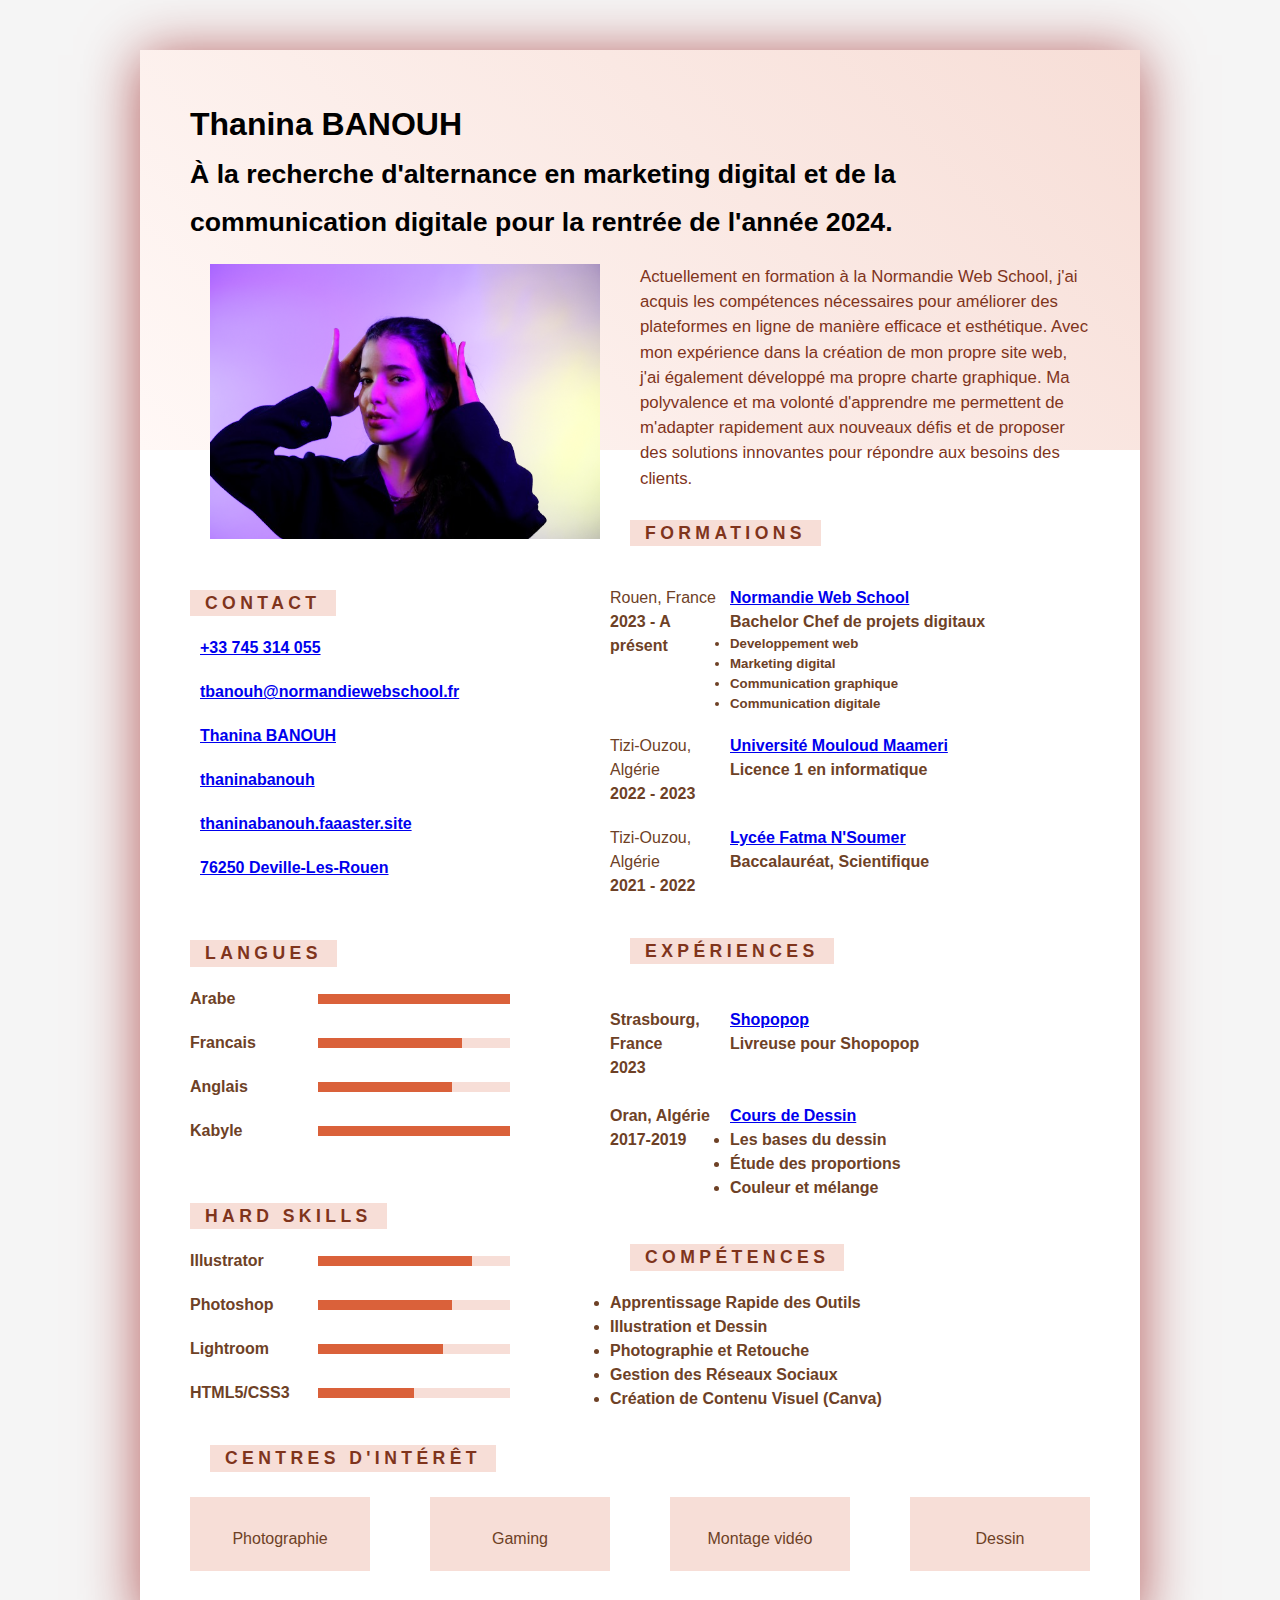
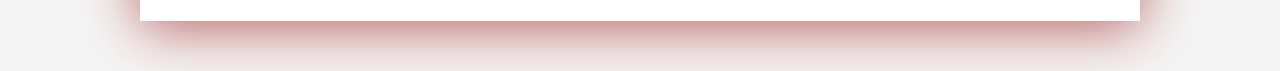
<file: index.html>
<!DOCTYPE html>
<html lang="fr">
<head>
    <meta charset="UTF-8"/>
    <meta name="viewport" content="width=device-width, initial-scale=1.0"/>
    <title>Mon CV HTML</title>
    <link rel="stylesheet"
          href="https://cdnjs.cloudflare.com/ajax/libs/font-awesome/6.5.1/css/all.min.css"
          integrity="sha512-DTOQO9RWCH3ppGqcWaEA1BIZOC6xxalwEsw9c2QQeAIftl+Vegovlnee1c9QX4TctnWMn13TZye+giMm8e2LwA=="
          crossorigin="anonymous"
          referrerpolicy="no-referrer"/>

    <link
            rel="apple-touch-icon"
            sizes="180x180"
            href="./assets/favicons/apple-touch-icon.png"/>

    <link
            rel="icon"
            type="image/png"
            sizes="32x32"
            href="./assets/favicons/favicon-32x32.png"/>

    <link
            rel="icon"
            type="image/png"
            sizes="16x16"
            href="./assets/favicons/favicon-16x16.png"/>

    <link rel="manifest" href="/site.webmanifest"/>
    <link
            rel="mask-icon"
            href="./assets/favicons/safari-pinned-tab.svg"
            color="#5bbad5"/>
    <link rel="stylesheet" href="./assets/css/style.css">
</head>
<body>
<div class="container">
    <div class="top">
        <h1>
            Thanina BANOUH <br><small><strong> À la recherche d'alternance en marketing digital et de la communication digitale pour la rentrée de l'année 2024.</strong></small>
        </h1>
        <div class="group">
            <div class="leftSide">
                <div class="imgbox">
                    <img src="./assets/images/DSCF9421-removebg-preview.png" alt="" width="390" height="275"/>
                </div>
            </div>
            <div class="rightSide">
                <p>Actuellement en formation à la Normandie Web School,
                    j'ai acquis les compétences nécessaires pour améliorer
                    des plateformes en ligne de manière efficace et
                    esthétique. Avec mon expérience dans la création de
                    mon propre site web, j'ai également développé ma
                    propre charte graphique. Ma polyvalence et ma volonté
                    d'apprendre me permettent de m'adapter rapidement
                    aux nouveaux défis et de proposer des solutions
                    innovantes pour répondre aux besoins des clients.
                   </p>
            </div>
        </div>
    </div>
    <div class="bottom">
        <div class="left_side">
            <h4>Contact</h4>
            <ul class="contactinfo">
                <li>
                    <span class="icon"><i class="fas fa-phone"></i></span>
                    <a href="tel:+33 745 314 055"><strong>+33 745 314 055</strong></a>
                </li>
                <li>
                    <span class="icon"><i class="fas fa-envelope"></i></span>
                    <a href="mailto:tbanouh@normandiewebschool.fr"><strong>tbanouh@normandiewebschool.fr</strong></a>
                </li>
                <li>
                    <span class="icon"><i class="fab fa-linkedin"></i></span>
                    <a href="https://www.linkedin.com/in/thanina-banouh-a116592a5/overlay/about-this-profile/?lipi=urn%3Ali%3Apage%3Ad_flagship3_profile_view_base%3B87aqLzSJQEumdV2%2Fw%2BTC%2FA%3D%3D"
                       target="_blank" rel="noopener noreferrer"><strong>Thanina BANOUH </strong></a>
                </li>
                <li>
                    <span class="icon"><i class="fab fa-github"></i></span>
                    <a href="https://github.com/thaninabanouh?tab=repositories" target="_blank" rel="noopener noreferrer"><strong>thaninabanouh</strong></a>
                </li>
                <li>
                    <span class="icon"><i class="fas fa-globe"></i></span>
                    <a href="https://thaninabanouh.faaaster.site/"><strong>thaninabanouh.faaaster.site</strong></a>
                    <span class="text"></span>
                </li>
                <li>
                    <span class="icon"><i class="fas fa-house"></i></span>
                    <a href="https://maps.app.goo.gl/bSNy49YadGknCu1S8" target="_blank" rel="noopener noreferrer"><strong>76250 Deville-Les-Rouen</strong></a>
                </li>
            </ul>
            <h4>Langues</h4>
            <div class="Langues">
                <div class="languesBox" style="--i: 100%">
                    <p><strong>Arabe</strong></p>
                    <div class="value"></div>
                </div>
                <div class="languesBox" style="--i: 75%">
                    <p><strong>Francais</strong></p>
                    <div class="value"></div>
                </div>
                <div class="languesBox" style="--i: 70%">
                    <p><strong>Anglais</strong></p>
                    <div class="value"></div>
                </div>
                <div class="languesBox" style="--i: 100%">
                    <p><strong>Kabyle</strong></p>
                    <div class="value"></div>
                </div>
            </div>
            <h4>Hard skills</h4>
            <div class="Langues">
                <div class="languesBox" style="--i: 80%">
                    <p><strong>Illustrator</strong></p>
                    <div class="value"></div>
                </div>
                <div class="languesBox" style="--i: 70%">
                    <p><strong>Photoshop</strong></p>
                    <div class="value"></div>
                </div>
                <div class="languesBox" style="--i: 65%">
                    <p><strong>Lightroom</strong></p>
                    <div class="value"></div>
                </div>
                <div class="languesBox" style="--i: 50%">
                    <p><strong>HTML5/CSS3</strong></p>
                    <div class="value"></div>
                </div>
            </div>
        </div>
        <div class="right_side">
            <h4 class="adjsMargin">Formations</h4>
            <div class="edu_group">
                <div class="edu_groupBx">
                    <p>Rouen, France <br><strong>2023 - A présent</strong></p>
                    <div class="value">
                        <strong>
                            <a href="https://www.google.com/aclk?sa=l&ai=DChcSEwjY4OKpy-GDAxX0BgYAHaduCJ0YABAAGgJ3cw&ase=2&gclid=CjwKCAiA75itBhA6EiwAkho9e_nj-3CMdGSo7ySKIoSw7lQxv3fNrNTnSh222PDNlCgtlM88v0QmQxoCKX4QAvD_BwE&sig=AOD64_1pMjBnb2bEM478TRkEOrD7hw-sjw&q&nis=4&adurl&ved=2ahUKEwi45Nypy-GDAxV3U6QEHRSuBkIQ0Qx6BAgMEAE"
                               target="_blank" rel="noopener noreferrer"><span>Normandie Web School </span></a>
                        </strong>
                        <br>
                        <p><strong>Bachelor Chef de projets digitaux </strong></p>
                        <h5>
                            <ul>
                                <li>Developpement web</li>
                                <li>Marketing digital</li>
                                <li>Communication graphique</li>
                                <li>Communication digitale</li>
                            </ul>
                        </h5>
                    </div>
                </div>
                <div class="edu_groupBx">
                    <p>Tizi-Ouzou, Algérie <br><strong>2022 - 2023</strong></p>
                    <div class="value"><strong>
                            <a href="https://www.ummto.dz/" target="_blank" rel="noopener noreferrer">Université Mouloud Maameri</a></strong>
                        <p><strong>Licence 1 en informatique</strong></p>
                    </div>
                </div>
                <div class="edu_groupBx">
                    <p>Tizi-Ouzou, Algérie <br><strong>2021 - 2022</strong></p>
                    <div class="value"><strong>
                            <a href="https://www.facebook.com/people/Lyc%C3%A9e-Fatma-Nsoumer-Tizi-Ouzou-Alg%C3%A9rie/100027974695164/"
                               target="_blank" rel="noopener noreferrer">Lycée Fatma N'Soumer</a></strong>
                        <p><strong></strong></p>Baccalauréat, Scientifique
                    </div>
                </div>
            </div>
            <h4 class="adjsMargin">Expériences</h4>
            <div class="edu_groupBx"> <br> <b></b>

                <p>Strasbourg, France <br> <strong>2023</strong></p>
                <div class="value"><strong>
                        <a href="https://www.shopopop.com/" target="_blank" rel="noopener noreferrer">Shopopop</a></strong>
                    <p><strong>Livreuse pour Shopopop</strong></p>
                </div>
            </div><br>
            <div class="edu_groupBx">
                <p><strong>Oran, Algérie <br>2017-2019</strong></p>
                <div class="value">
                    <a href="https://www.facebook.com/p/CEM-Tandjaoui-100064311504703/" target="_blank" rel="noopener noreferrer"><strong>Cours de Dessin</strong></a>
                    <p>
                        <strong>
                            <ul>
                                <li>Les bases du dessin</li>
                                <li>Étude des proportions</li>
                                <li>Couleur et mélange</li>
                            </ul>
                        </strong>
                    </p>
                </div>
            </div><br>
            <h4 class="adjsMargin">Compétences</h4>
            <ul><strong>
                    <li>Apprentissage Rapide des Outils</li>
                    <li>Illustration et Dessin
                    </li>
                    <li>Photographie et Retouche</li>
                    <li>Gestion des Réseaux Sociaux
                    </li>
                    <li>Création de Contenu Visuel (Canva)
                    </li></strong>
            </ul>

        </div>
    </div>
    <div class="interet">
        <h4 class="adjsMargin">Centres d'intérêt</h4>
        <p>
            <ul>
                <li><i class="fas fa-camera-retro"></i>
                    Photographie</li>
                <li><i class="fas fa-gamepad"></i>
                    Gaming</li>
                <li><i class="fas fa-video"></i>
                    Montage vidéo</li>
                <li><i class="fas fa-pen"></i>
                    Dessin</li>
            </ul>
        </p>
    </div>
</div>
</body>
</html>
</file>
<file: assets/css/style.css>
html {
  color-scheme: light dark;
}

body,
* {
  margin: 0;
  padding: 0;
  box-sizing: border-box;
}

body {
  display: flex;
  justify-content: center;
  align-items: center;
  min-height: 100vh;
  background: #f5f5f5;
  font-family: "Poppins", sans-serif;
  line-height: 1.5;
}

.container {
  position: relative;
  width: 100%;
  max-width: 1000px;
  min-height: 1000px;
  background: #fff;
  margin: 50px;
  box-shadow: 0 5px 55px rgb(180, 90, 90);
}

.top {
  position: relative;
  width: 100%;
  height: 400px;
  background: linear-gradient(45deg, #fff8f6, #f7ded7);
  padding: 50px;
  margin-inline-end: auto;
}

h2 {
  font-size: 5px;
  color: #7f341c;
  text-transform: uppercase;
  letter-spacing: 0.1em;
}

h2 small {
  display: block;
  font-size: 0.4em;
  font-weight: 300;
}

.group {
  display: grid;
  gap: 40px;
  width: 100%;
  grid-template-columns: 2fr 3fr;
  margin-top: 20px;
}

.group .imgBx {
  position: relative;
  width: 100%;
}

.group .imgBx img {
  position: relative;
  width: 50%;
  height: auto;
}

.group p {
  color: #7f341c;
  font-size: 1.05em;
}

.bottom {
  position: relative;
  display: grid;
  margin: 50px 50px 0;
  gap: 100px;
  grid-template-columns: 2fr 3fr;
}

.left_side {
  margin-top: 50px;
}

h4 {
  font-size: 1.1em;
  text-transform: uppercase;
  letter-spacing: 0.25em;
  color: #7f341c;
  background: #f7ded7;
  font-weight: 600;
  padding: 0 15px;
  margin-top: 40px;
  display: inline-flex;
}

.contactinfo {
  position: relative;
  display: flex;
  flex-direction: column;
  gap: 20px;
  margin: 20px 0;
}

.contactinfo li {
  list-style: none;
  display: flex;
  gap: 10px;
}

.contactinfo li .icon {
  color: #da613a;
}

.contactinfo li .text {
  color: #6e4126;
}

.Langues {
  position: relative;
  width: 100%;
  display: flex;
  flex-direction: column;
  gap: 20px 0;
  margin: 20px 0;
}

.Langues .languesBox {
  position: relative;
  display: grid;
  align-items: center;
  grid-template-columns: 2fr 3fr;
}

img {
  margin-left: 20px;
}

ul {
  color: #6e4126;
}

.Langues .languesBox p {
  color: #6e4126;
}

.Langues .languesBox .value {
  position: relative;
  width: 100%;
  height: 10px;
  background: #f7ded7;
}

.Langues .languesBox .value::before {
  content: "";
  position: absolute;
  width: var(--i);
  height: 100%;
  background: #da613a;
}

.adjsMargin {
  margin: 20px;
}

.edu_group {
  position: relative;
  width: 100%;
  display: flex;
  flex-direction: column;
  gap: 20px;
  margin: 20px 0;
}

.edu_groupBx {
  position: relative;
  display: grid;
  grid-template-columns: 1fr 3fr;
}

.edu_groupBx p:nth-child(1) {
  font-weight: 500;
}

.edu_groupBx {
  font-weight: 600;
  color: #6e4126;
}

.interet {
  padding: 0 50px 50px;
}

.interet ul {
  display: flex;
  margin-top: 5px;
  gap: 20px;
  justify-content: space-between;
}

.interet ul li {
  list-style: none;
  color: #6e4126;
  width: calc(100% / 5);
  padding: 20px 0;
  display: flex;
  flex-direction: column;
  gap: 10px;
  background: #f7ded7;
  text-align: center;
  cursor: pointer;
}

.interet ul li:hover {
  background: #da613a;
  color: #f7ded7;
}

.interet ul li i {
  font-size: 2em;
}
</file>
